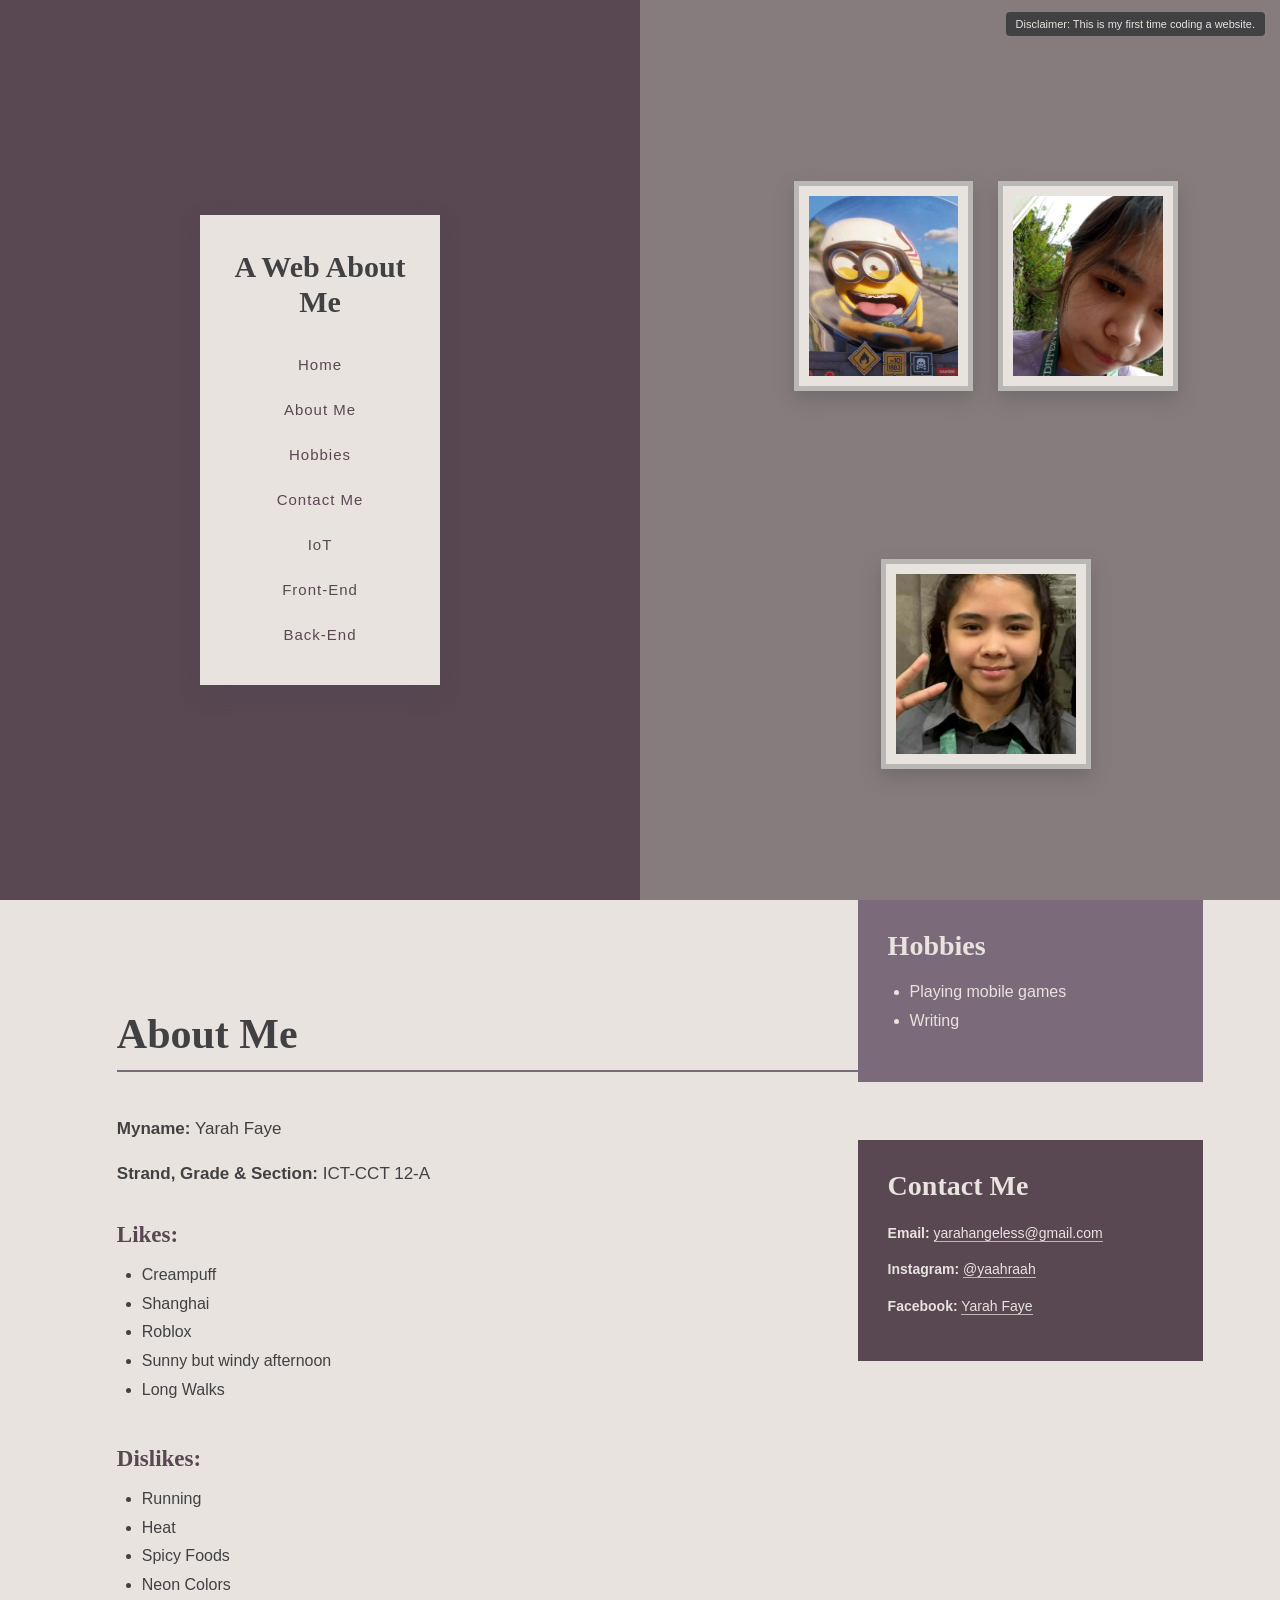
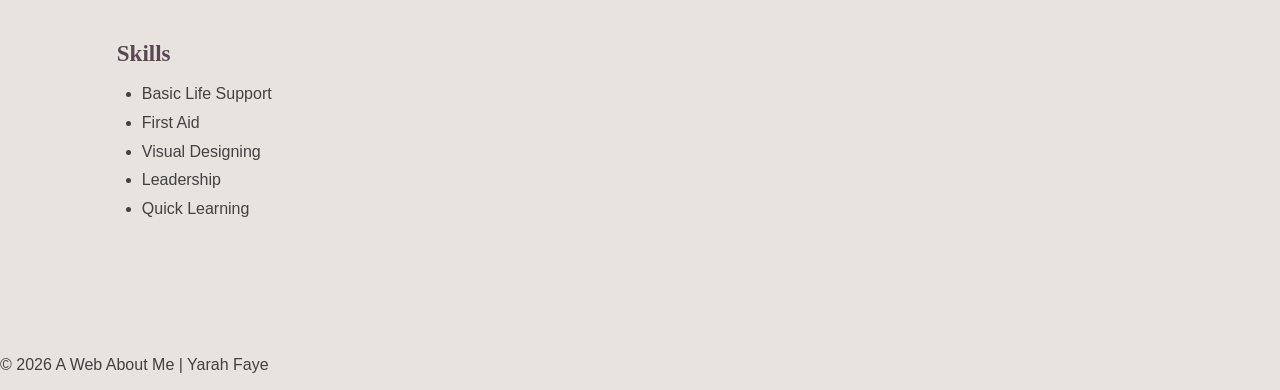
<file: index.html>
<!DOCTYPE html>
<html lang="en">
<head>
    <meta charset="UTF-8">
    <meta name="viewport" content="width=device-width,initial-scale=1.0">
    <title>A Web About Me</title>
    <link rel="stylesheet" href="style.css">
</head>

<body>

    <!-- Disclaimer -->
    <div class="Disclaimer">
        Disclaimer: This is my first time coding a website.
    </div>

    <!-- Navigation Bar -->
    <header>
         <h1>A Web About Me</h1>

          <nav>
              <a href="#home">Home</a>
              <a href="#about">About Me</a>
              <a href="#hobbies">Hobbies</a>
              <a href="#contact">Contact Me</a>
              <a href="iot.html">IoT</a>
              <a href="frontend.html">Front-End</a>
              <a href="backend.html">Back-End</a>
          </nav>
    </header>

    <!-- Home -->
    <section id="home">
        <div class="content">
            <h2>Home</h2>

            <div class="photos">
                <img src="Pictures/otto.jpeg" alt="Photos of Yarah"></img>
                <img src="Pictures/purple.jpeg" alt="Photos of Yarah"></img>
                <img src="Pictures/unifsmile.jpeg" alt="Photos of Yarah"></img>
            </div>
        </div>
    </section>

    <!-- About Me -->
    <section id="about">
        <div class="content">
            <h2>About Me</h2>

            <p><strong>Myname:</strong> Yarah Faye</p>
            <p><strong>Strand, Grade & Section:</strong> ICT-CCT 12-A</p>

            <h3>Likes:</h3>
            <ul>
                <li>Creampuff</li>
                <li>Shanghai</li>
                <li>Roblox</li>
                <li>Sunny but windy afternoon</li>
                <li>Long Walks</li>
            </ul>

            <h3>Dislikes:</h3>
            <ul>
                <li>Running</li>
                <li>Heat</li>
                <li>Spicy Foods</li>
                <li>Neon Colors</li>
            </ul>

            <h3>Skills</h3>
            <ul>
                <li>Basic Life Support</li>
                <li>First Aid</li>
                <li>Visual Designing</li>
                <li>Leadership</li>
                <li>Quick Learning</li>
            </ul>
        </div>
    </section>

    <!-- Hobbies -->
     <section id="hobbies">
        <div class="content">
            <h2>Hobbies</h2>

            <ul>
                <li>Playing mobile games</li>
                <li>Writing</li>
            </ul>
        </div>
     </section>


     <!-- Contact Me-->
     <section id="contact">
        <div class="content">
            <h2>Contact Me</h2>

            <p>
                <strong>Email:</strong>
                <a href="mailto:yarahangeless@gmail.com">
                    yarahangeless@gmail.com 
                </a>
            </p>

            <p>
                <strong>Instagram:</strong>
                <a href="https://www.instagram.com/yaahraah?stkn=MXZoOXpkdDNxYmdlaw==">
                    @yaahraah
                </a>
            </p>

            <p>
                <strong>Facebook:</strong>
                <a href="https://www.facebook.com/share/19EExCopwW/">
                    Yarah Faye
                </a>
            </p>
        </div>
     </section>
</body>
</html>

<footer>
    <p>© 2026 A Web About Me | Yarah Faye</p>
</footer>
</file>
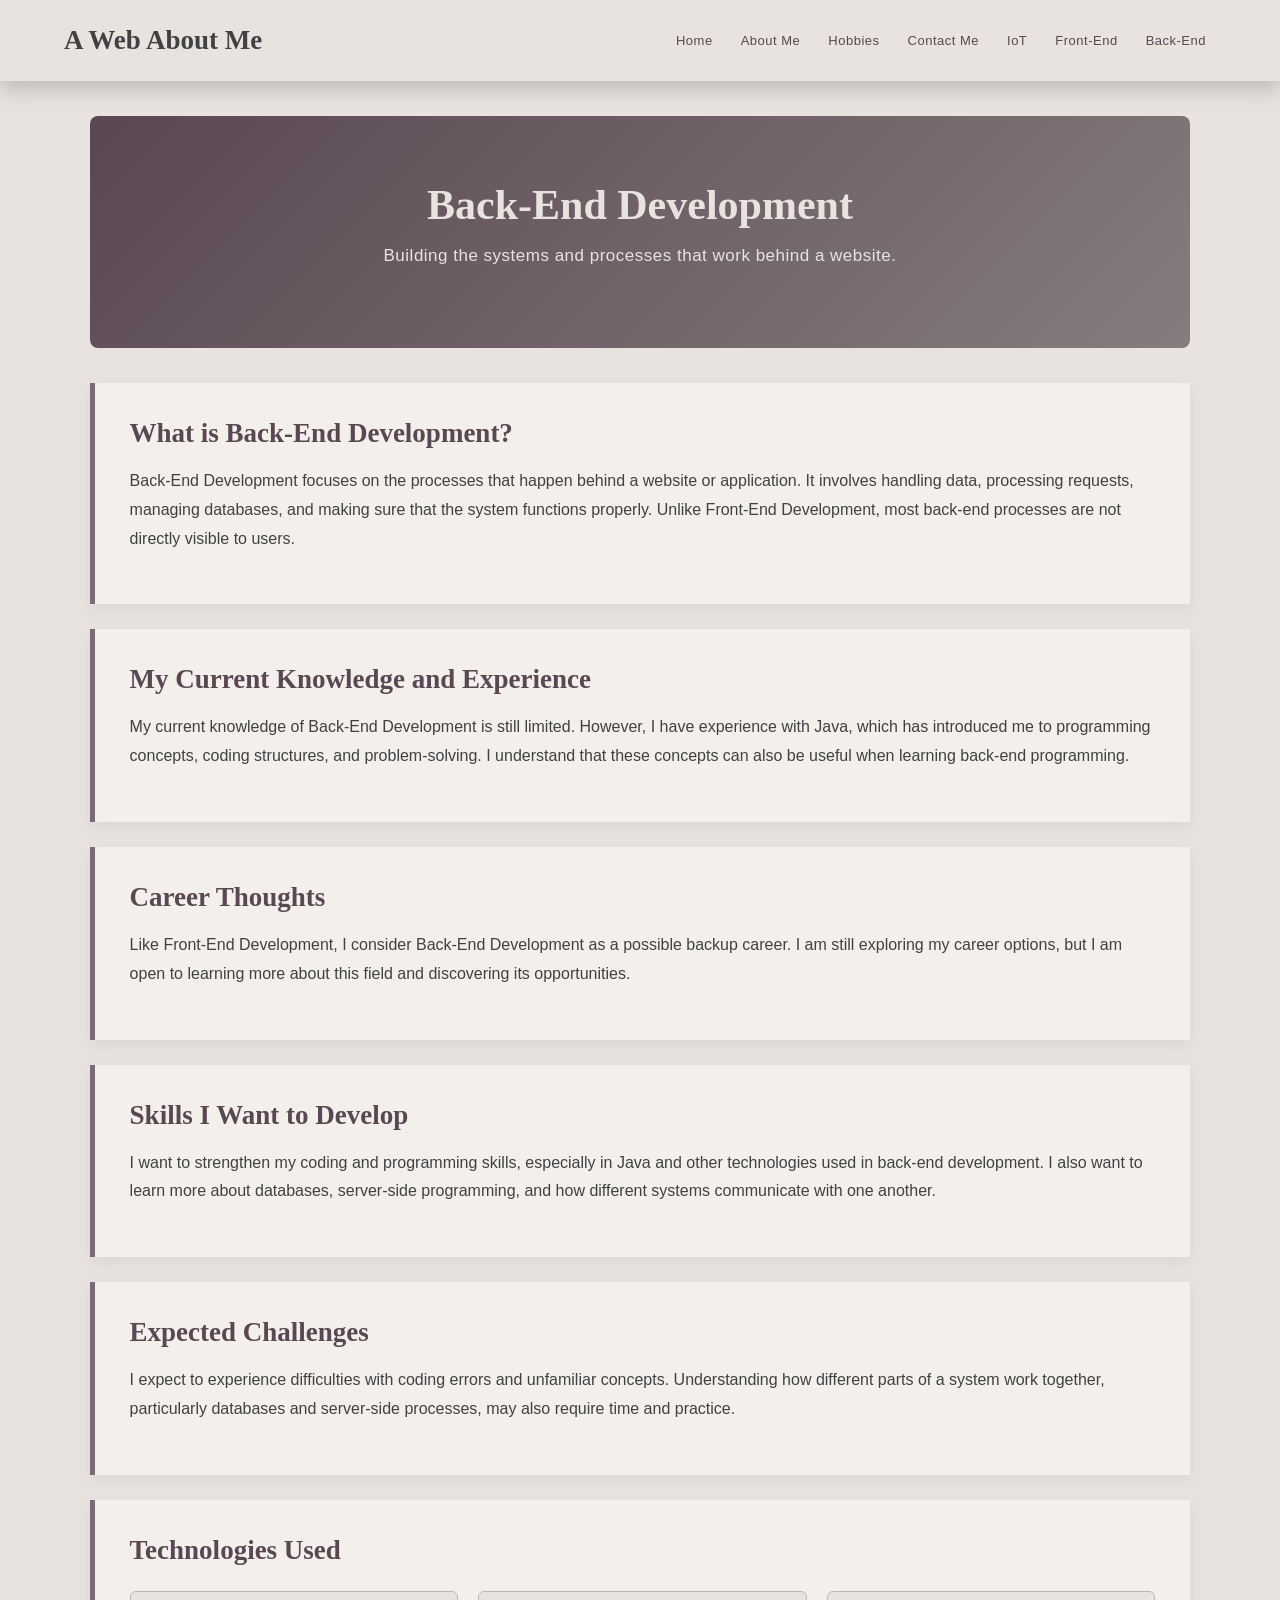
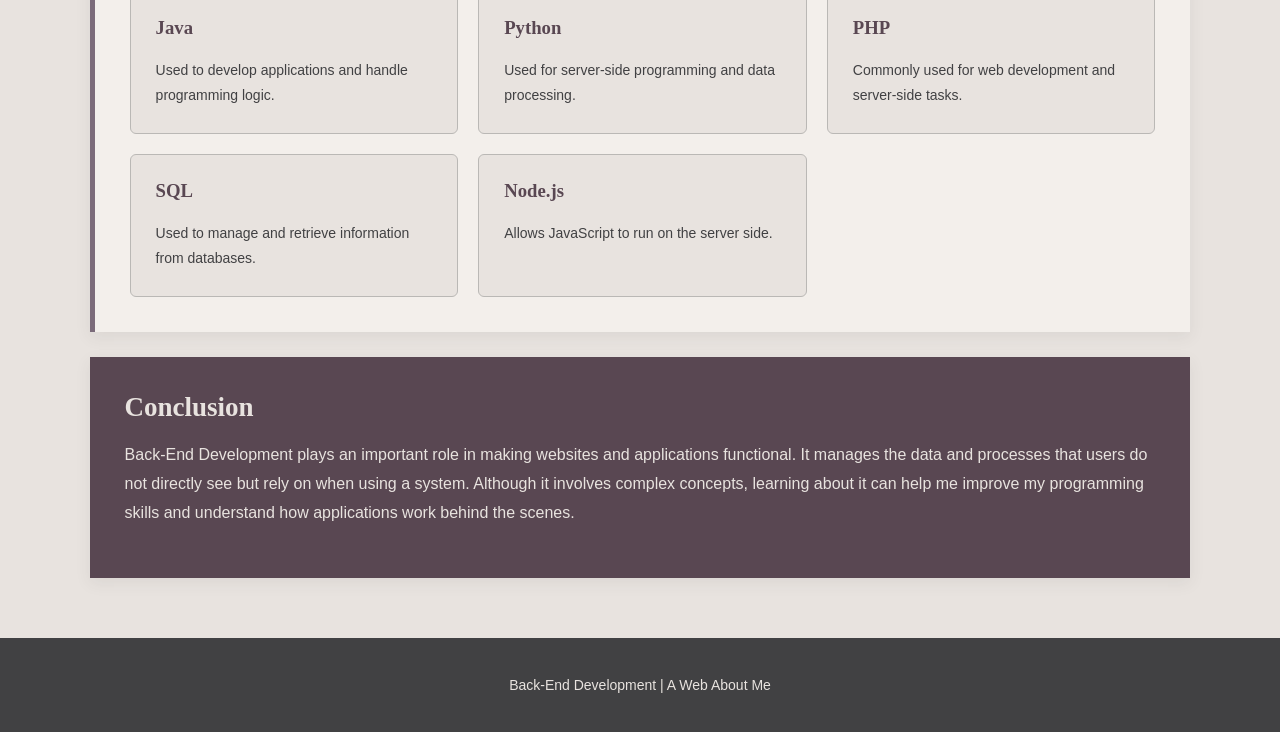
<file: backend.html>
<!DOCTYPE html><html lang="en">
<head>
    <meta charset="UTF-8">
    <meta name="viewport" content="width=device-width, initial-scale=1.0">
    <title>Back-End Development | A Web About Me</title>
    <link rel="stylesheet" href="style.css">
</head><body><!-- Navigation Bar -->
<header>
    <h1>A Web About Me</h1>

    <nav>
        <a href="index.html#home">Home</a>
        <a href="index.html#about">About Me</a>
        <a href="index.html#hobbies">Hobbies</a>
        <a href="index.html#contact">Contact Me</a>
        <a href="iot.html">IoT</a>
        <a href="frontend.html">Front-End</a>
        <a href="backend.html">Back-End</a>
    </nav>
</header>

<main class="development-page">

    <!-- Introduction -->
    <section class="development-intro">
        <h2>Back-End Development</h2>
        <p>
            Building the systems and processes that work
            behind a website.
        </p>
    </section>

    <!-- Understanding -->
    <section class="development-section">
        <h2>What is Back-End Development?</h2>

        <p>
            Back-End Development focuses on the processes
            that happen behind a website or application.
            It involves handling data, processing requests,
            managing databases, and making sure that the
            system functions properly. Unlike Front-End
            Development, most back-end processes are not
            directly visible to users.
        </p>
    </section>

    <!-- Experience -->
    <section class="development-section">
        <h2>My Current Knowledge and Experience</h2>

        <p>
            My current knowledge of Back-End Development
            is still limited. However, I have experience
            with Java, which has introduced me to
            programming concepts, coding structures, and
            problem-solving. I understand that these
            concepts can also be useful when learning
            back-end programming.
        </p>
    </section>

    <!-- Career Thoughts -->
    <section class="development-section">
        <h2>Career Thoughts</h2>

        <p>
            Like Front-End Development, I consider
            Back-End Development as a possible backup
            career. I am still exploring my career options,
            but I am open to learning more about this field
            and discovering its opportunities.
        </p>
    </section>

    <!-- Skills -->
    <section class="development-section">
        <h2>Skills I Want to Develop</h2>

        <p>
            I want to strengthen my coding and programming
            skills, especially in Java and other technologies
            used in back-end development. I also want to
            learn more about databases, server-side
            programming, and how different systems
            communicate with one another.
        </p>
    </section>

    <!-- Challenges -->
    <section class="development-section">
        <h2>Expected Challenges</h2>

        <p>
            I expect to experience difficulties with coding
            errors and unfamiliar concepts. Understanding
            how different parts of a system work together,
            particularly databases and server-side
            processes, may also require time and practice.
        </p>
    </section>

    <!-- Technologies -->
    <section class="development-section">
        <h2>Technologies Used</h2>

        <div class="technology-grid">

            <div class="technology-card">
                <h3>Java</h3>
                <p>
                    Used to develop applications and handle
                    programming logic.
                </p>
            </div>

            <div class="technology-card">
                <h3>Python</h3>
                <p>
                    Used for server-side programming and
                    data processing.
                </p>
            </div>

            <div class="technology-card">
                <h3>PHP</h3>
                <p>
                    Commonly used for web development and
                    server-side tasks.
                </p>
            </div>

            <div class="technology-card">
                <h3>SQL</h3>
                <p>
                    Used to manage and retrieve information
                    from databases.
                </p>
            </div>

            <div class="technology-card">
                <h3>Node.js</h3>
                <p>
                    Allows JavaScript to run on the
                    server side.
                </p>
            </div>

        </div>
    </section>

    <!-- Conclusion -->
    <section class="development-section development-conclusion">
        <h2>Conclusion</h2>

        <p>
            Back-End Development plays an important role
            in making websites and applications functional.
            It manages the data and processes that users do
            not directly see but rely on when using a system.
            Although it involves complex concepts, learning
            about it can help me improve my programming
            skills and understand how applications work
            behind the scenes.
        </p>
    </section>

</main>

<!-- Footer -->
<footer>
    <p>Back-End Development | A Web About Me</p>
</footer>

</body>
</html>
</file>
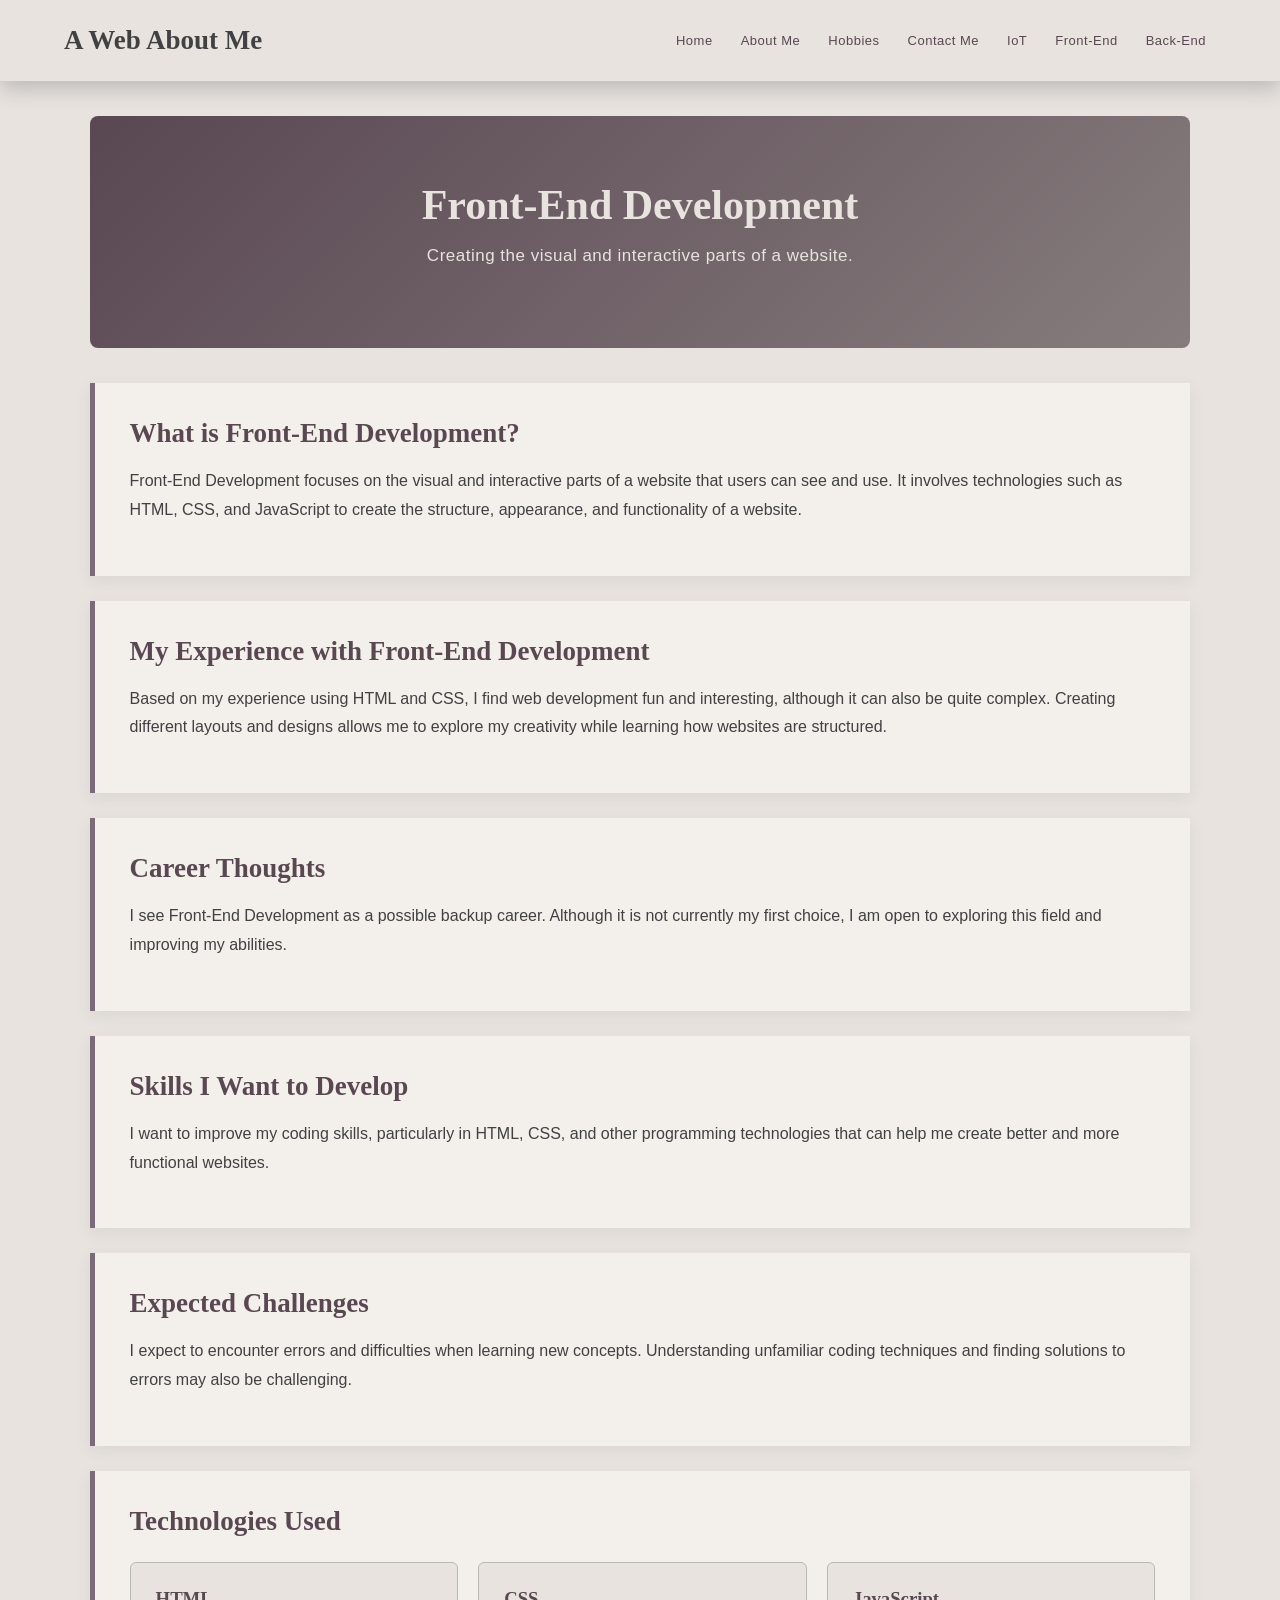
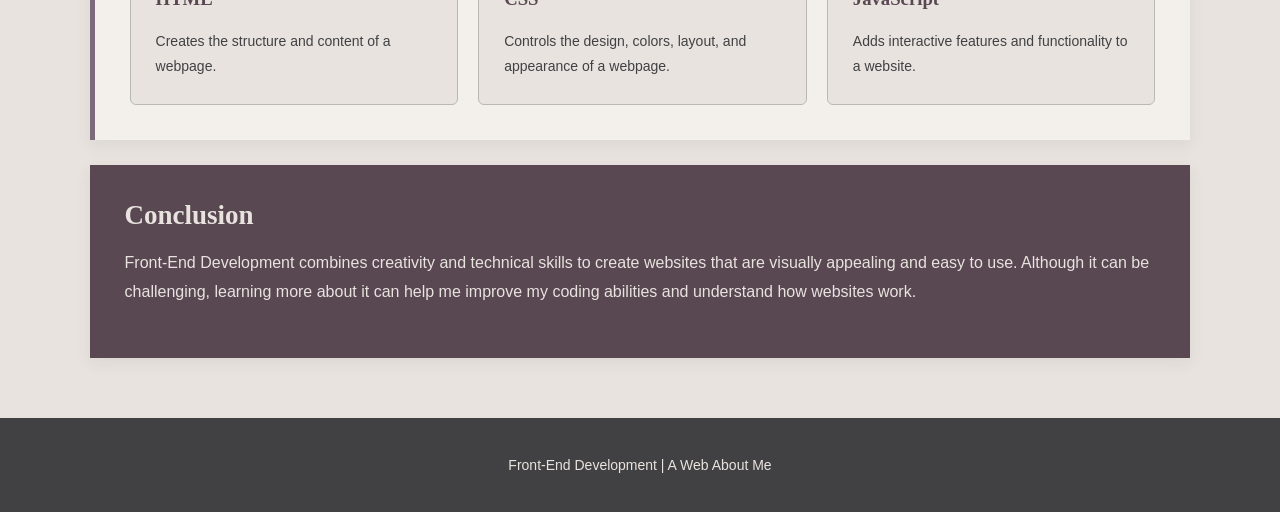
<file: frontend.html>
<!DOCTYPE html><html lang="en">
<head>
    <meta charset="UTF-8">
    <meta name="viewport" content="width=device-width, initial-scale=1.0">
    <title>Front-End Development | A Web About Me</title>
    <link rel="stylesheet" href="style.css">
</head><body><!-- Navigation Bar -->
<header>
    <h1>A Web About Me</h1>

    <nav>
        <a href="index.html#home">Home</a>
        <a href="index.html#about">About Me</a>
        <a href="index.html#hobbies">Hobbies</a>
        <a href="index.html#contact">Contact Me</a>
        <a href="iot.html">IoT</a>
        <a href="frontend.html">Front-End</a>
        <a href="backend.html">Back-End</a>
    </nav>
</header>

<main class="development-page">

    <!-- Introduction -->
    <section class="development-intro">
        <h2>Front-End Development</h2>
        <p>
            Creating the visual and interactive parts of a website.
        </p>
    </section>

    <!-- Understanding -->
    <section class="development-section">
        <h2>What is Front-End Development?</h2>

        <p>
            Front-End Development focuses on the visual and
            interactive parts of a website that users can see
            and use. It involves technologies such as HTML,
            CSS, and JavaScript to create the structure,
            appearance, and functionality of a website.
        </p>
    </section>

    <!-- Experience -->
    <section class="development-section">
        <h2>My Experience with Front-End Development</h2>

        <p>
            Based on my experience using HTML and CSS, I find
            web development fun and interesting, although it
            can also be quite complex. Creating different
            layouts and designs allows me to explore my
            creativity while learning how websites are
            structured.
        </p>
    </section>

    <!-- Career Thoughts -->
    <section class="development-section">
        <h2>Career Thoughts</h2>

        <p>
            I see Front-End Development as a possible backup
            career. Although it is not currently my first
            choice, I am open to exploring this field and
            improving my abilities.
        </p>
    </section>

    <!-- Skills -->
    <section class="development-section">
        <h2>Skills I Want to Develop</h2>

        <p>
            I want to improve my coding skills, particularly
            in HTML, CSS, and other programming technologies
            that can help me create better and more functional
            websites.
        </p>
    </section>

    <!-- Challenges -->
    <section class="development-section">
        <h2>Expected Challenges</h2>

        <p>
            I expect to encounter errors and difficulties
            when learning new concepts. Understanding
            unfamiliar coding techniques and finding
            solutions to errors may also be challenging.
        </p>
    </section>

    <!-- Technologies -->
    <section class="development-section">
        <h2>Technologies Used</h2>

        <div class="technology-grid">

            <div class="technology-card">
                <h3>HTML</h3>
                <p>
                    Creates the structure and content
                    of a webpage.
                </p>
            </div>

            <div class="technology-card">
                <h3>CSS</h3>
                <p>
                    Controls the design, colors, layout,
                    and appearance of a webpage.
                </p>
            </div>

            <div class="technology-card">
                <h3>JavaScript</h3>
                <p>
                    Adds interactive features and
                    functionality to a website.
                </p>
            </div>

        </div>
    </section>

    <!-- Conclusion -->
    <section class="development-section development-conclusion">
        <h2>Conclusion</h2>

        <p>
            Front-End Development combines creativity and
            technical skills to create websites that are
            visually appealing and easy to use. Although
            it can be challenging, learning more about it
            can help me improve my coding abilities and
            understand how websites work.
        </p>
    </section>

</main>

<!-- Footer -->
<footer>
    <p>Front-End Development | A Web About Me</p>
</footer>

</body>
</html>
</file>
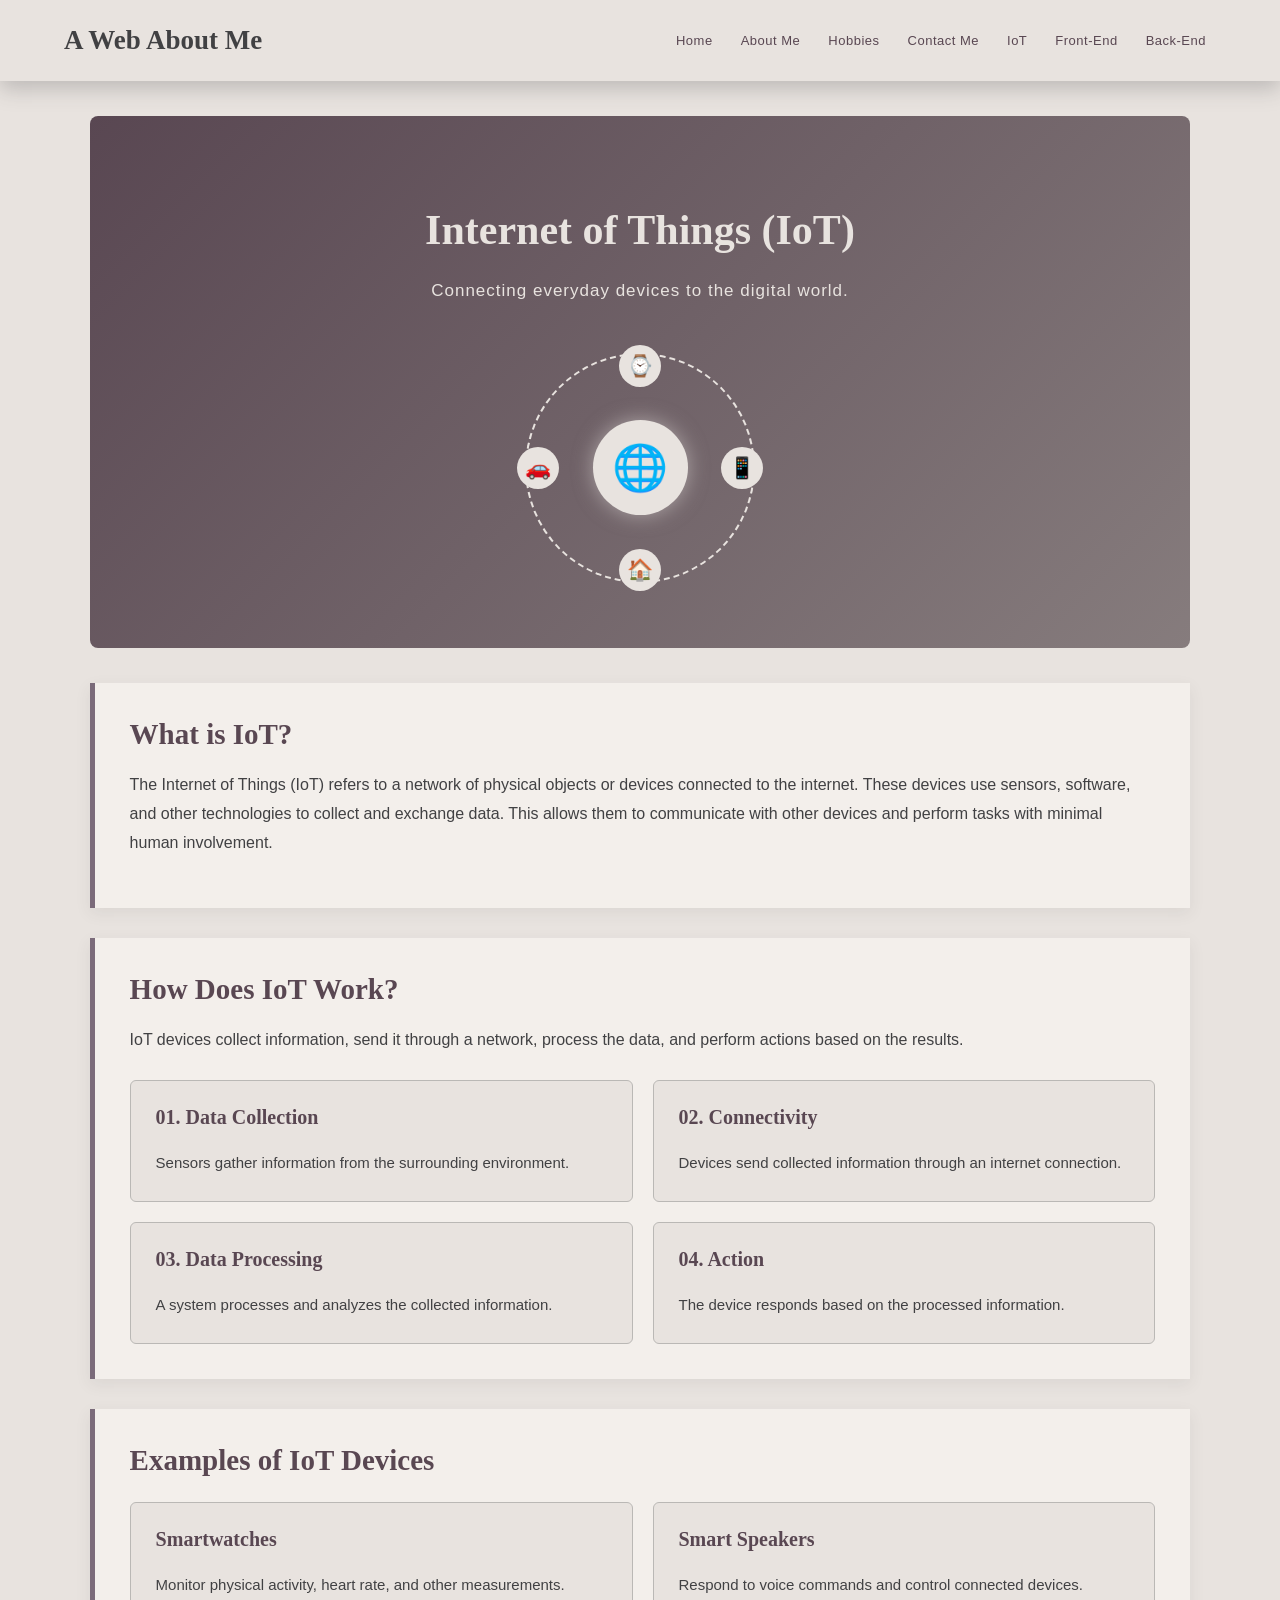
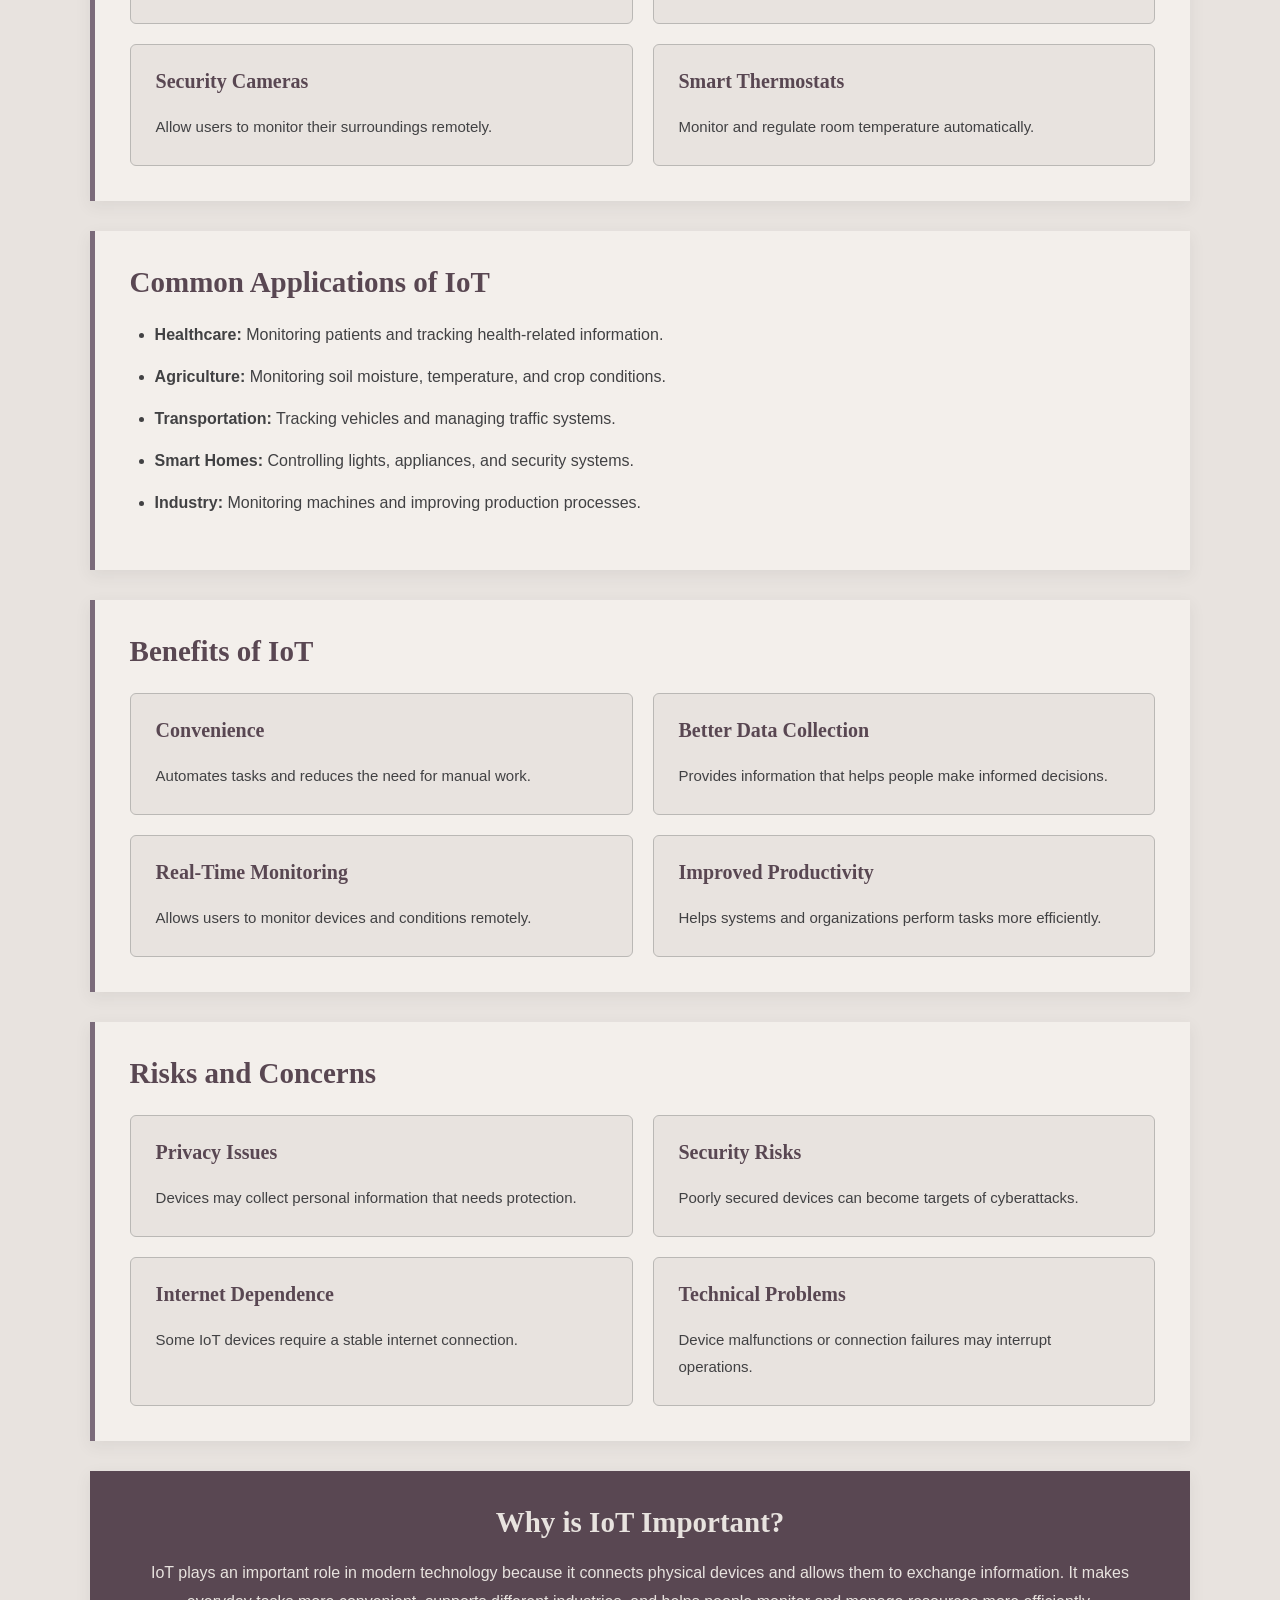
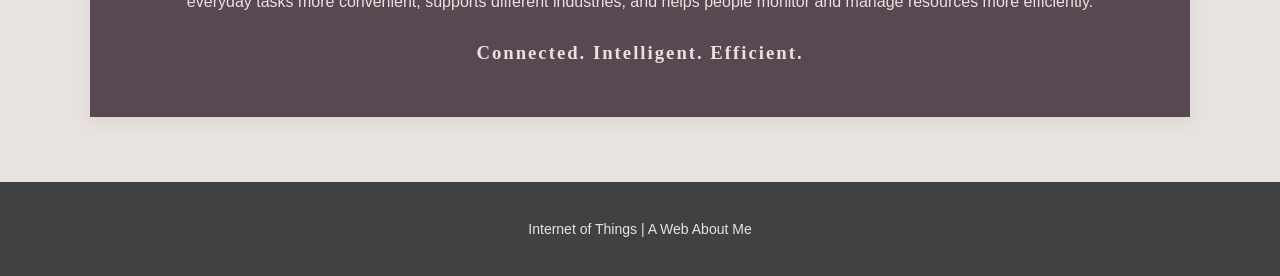
<file: iot.html>
<!DOCTYPE html><html lang="en">
<head>
    <meta charset="UTF-8">
    <meta name="viewport" content="width=device-width, initial-scale=1.0">
    <title>Internet of Things | A Web About Me</title>
    <link rel="stylesheet" href="style.css">
</head><body><!-- Navigation Bar -->
<header>
    <h1>A Web About Me</h1>

    <nav>
        <a href="index.html#home">Home</a>
        <a href="index.html#about">About Me</a>
        <a href="index.html#hobbies">Hobbies</a>
        <a href="index.html#contact">Contact Me</a>
        <a href="iot.html">IoT</a>
        <a href="frontend.html">Front-End</a>
        <a href="backend.html">Back-End</a>
    </nav>
</header>

<!-- IoT Introduction -->
<main class="iot-page">

    <section class="iot-intro">
        <h2>Internet of Things (IoT)</h2>
        <p>
            Connecting everyday devices to the digital world.
        </p>

        <div class="iot-visual">
            <div class="iot-icon">🌐</div>
            <span class="iot-device">⌚</span>
            <span class="iot-device">📱</span>
            <span class="iot-device">🏠</span>
            <span class="iot-device">🚗</span>
        </div>
    </section>

    <!-- Definition -->
    <section class="iot-section" id="definition">
        <h2>What is IoT?</h2>

        <p>
            The Internet of Things (IoT) refers to a network of
            physical objects or devices connected to the internet.
            These devices use sensors, software, and other
            technologies to collect and exchange data. This allows
            them to communicate with other devices and perform
            tasks with minimal human involvement.
        </p>
    </section>

    <!-- How IoT Works -->
    <section class="iot-section" id="how-it-works">
        <h2>How Does IoT Work?</h2>

        <p>
            IoT devices collect information, send it through a
            network, process the data, and perform actions based
            on the results.
        </p>

        <div class="iot-steps">

            <div class="iot-card">
                <h3>01. Data Collection</h3>
                <p>
                    Sensors gather information from the
                    surrounding environment.
                </p>
            </div>

            <div class="iot-card">
                <h3>02. Connectivity</h3>
                <p>
                    Devices send collected information through
                    an internet connection.
                </p>
            </div>

            <div class="iot-card">
                <h3>03. Data Processing</h3>
                <p>
                    A system processes and analyzes the
                    collected information.
                </p>
            </div>

            <div class="iot-card">
                <h3>04. Action</h3>
                <p>
                    The device responds based on the
                    processed information.
                </p>
            </div>

        </div>
    </section>

    <!-- Examples -->
    <section class="iot-section" id="examples">
        <h2>Examples of IoT Devices</h2>

        <div class="iot-grid">

            <div class="iot-card">
                <h3>Smartwatches</h3>
                <p>
                    Monitor physical activity, heart rate,
                    and other measurements.
                </p>
            </div>

            <div class="iot-card">
                <h3>Smart Speakers</h3>
                <p>
                    Respond to voice commands and control
                    connected devices.
                </p>
            </div>

            <div class="iot-card">
                <h3>Security Cameras</h3>
                <p>
                    Allow users to monitor their surroundings
                    remotely.
                </p>
            </div>

            <div class="iot-card">
                <h3>Smart Thermostats</h3>
                <p>
                    Monitor and regulate room temperature
                    automatically.
                </p>
            </div>

        </div>
    </section>

    <!-- Applications -->
    <section class="iot-section" id="applications">
        <h2>Common Applications of IoT</h2>

        <ul>
            <li>
                <strong>Healthcare:</strong>
                Monitoring patients and tracking health-related
                information.
            </li>

            <li>
                <strong>Agriculture:</strong>
                Monitoring soil moisture, temperature, and
                crop conditions.
            </li>

            <li>
                <strong>Transportation:</strong>
                Tracking vehicles and managing traffic systems.
            </li>

            <li>
                <strong>Smart Homes:</strong>
                Controlling lights, appliances, and security
                systems.
            </li>

            <li>
                <strong>Industry:</strong>
                Monitoring machines and improving production
                processes.
            </li>
        </ul>
    </section>

    <!-- Benefits and Concerns -->
    <section class="iot-section" id="benefits">
        <h2>Benefits of IoT</h2>

        <div class="iot-grid">

            <div class="iot-card">
                <h3>Convenience</h3>
                <p>
                    Automates tasks and reduces the need
                    for manual work.
                </p>
            </div>

            <div class="iot-card">
                <h3>Better Data Collection</h3>
                <p>
                    Provides information that helps people
                    make informed decisions.
                </p>
            </div>

            <div class="iot-card">
                <h3>Real-Time Monitoring</h3>
                <p>
                    Allows users to monitor devices and
                    conditions remotely.
                </p>
            </div>

            <div class="iot-card">
                <h3>Improved Productivity</h3>
                <p>
                    Helps systems and organizations perform
                    tasks more efficiently.
                </p>
            </div>

        </div>
    </section>

    <section class="iot-section" id="concerns">
        <h2>Risks and Concerns</h2>

        <div class="iot-grid">

            <div class="iot-card">
                <h3>Privacy Issues</h3>
                <p>
                    Devices may collect personal information
                    that needs protection.
                </p>
            </div>

            <div class="iot-card">
                <h3>Security Risks</h3>
                <p>
                    Poorly secured devices can become
                    targets of cyberattacks.
                </p>
            </div>

            <div class="iot-card">
                <h3>Internet Dependence</h3>
                <p>
                    Some IoT devices require a stable
                    internet connection.
                </p>
            </div>

            <div class="iot-card">
                <h3>Technical Problems</h3>
                <p>
                    Device malfunctions or connection
                    failures may interrupt operations.
                </p>
            </div>

        </div>
    </section>

    <!-- Conclusion -->
    <section class="iot-section iot-conclusion">
        <h2>Why is IoT Important?</h2>

        <p>
            IoT plays an important role in modern technology
            because it connects physical devices and allows
            them to exchange information. It makes everyday
            tasks more convenient, supports different industries,
            and helps people monitor and manage resources
            more efficiently.
        </p>

        <h3>Connected. Intelligent. Efficient.</h3>
    </section>

</main>

<!-- Footer -->
<footer>
    <p>Internet of Things | A Web About Me</p>
</footer>

</body>
</html>
</file>
<file: style.css>
/* =========================
   GENERAL
========================= */

html {
    scroll-behavior: smooth;
}

* {
    box-sizing: border-box;
}

body {
    margin: 0;
    font-family: "Trebuchet MS", Arial, sans-serif;
    background-color: #e8e3df;
    color: #414143;
}


/* =========================
   DISCLAIMER
========================= */

.disclaimer {
    position: fixed;

    top: 12px;
    right: 15px;

    z-index: 1000;

    font-size: 11px;

    color: #e8e3df;
    background-color: #414143;

    padding: 6px 10px;

    border-radius: 4px;
}


/* =========================
   HOME
========================= */

#home {
    width: 100%;
    height: 100vh;
    min-height: 100vh;

    position: relative;

    padding: 0;

    background:
        linear-gradient(
            to right,
            #594752 0%,
            #594752 50%,
            #867c7d 50%,
            #867c7d 100%
        );
}

#home .content {
    width: 100%;
    height: 100vh;

    max-width: none;

    padding: 0;

    position: relative;

    background: transparent;

    box-shadow: none;
    border-radius: 0;
}


/* Hide old Home heading */

#home .content h2 {
    display: none;
}


/* =========================
   HEADER / NAVIGATION
========================= */

header {
    position: absolute;

    top: 50%;
    left: 25%;

    transform: translate(-50%, -50%);

    width: 240px;

    padding: 35px 25px;

    background-color: #e8e3df;

    color: #414143;

    text-align: center;

    z-index: 50;

    box-shadow:
        0 8px 20px rgba(65, 65, 67, 0.25);
}

header h1 {
    margin: 0 0 30px;

    font-family: Georgia, serif;

    font-size: 30px;

    line-height: 1.15;
}

nav {
    display: flex;

    flex-direction: column;

    gap: 14px;
}

nav a {
    color: #594752;

    text-decoration: none;

    font-size: 15px;

    letter-spacing: 1px;

    padding: 7px 10px;

    transition: 0.3s ease;
}

nav a:hover {
    background-color: #7b6b7a;

    color: #e8e3df;
}


/* =========================
   HOME PHOTOS
========================= */

.photos {
    position: absolute;

    top: 0;
    right: 0;

    width: 50%;
    height: 100%;

    padding: 110px 8% 60px 12%;

    display: grid;

    grid-template-columns: 1fr 1fr;

    grid-template-rows: 1fr 1fr;

    gap: 25px;

    align-items: center;

    justify-items: center;
}

.photos img {
    width: 100%;
    max-width: 210px;

    height: 210px;

    object-fit: cover;

    padding: 10px;

    background-color: #e8e3df;

    border: 5px solid #bab8b5;

    box-shadow:
        0 8px 18px rgba(65, 65, 67, 0.3);

    transition: transform 0.3s ease;
}

.photos img:hover {
    transform: translateY(-5px) rotate(1deg);
}

.photos img:nth-child(3) {
    grid-column: 1 / 3;
}


/* =========================
   ABOUT ME
========================= */

#about {
    min-height: 100vh;

    padding: 70px 6% 60px;

    background-color: #e8e3df;
}

#about .content {
    width: 100%;

    padding: 40px;

    display: grid;

    grid-template-columns: 7fr 3fr;

    column-gap: 35px;

    background-color: transparent;

    box-shadow: none;
    border-radius: 0;

    text-align: left;
}

#about .content h2 {
    grid-column: 1 / 3;

    margin: 0 0 35px;

    padding-bottom: 12px;

    font-family: Georgia, serif;

    font-size: 42px;

    color: #414143;

    border-bottom: 2px solid #7b6b7a;
}

#about .content p,
#about .content h3,
#about .content ul {
    grid-column: 1;
}

#about .content p {
    margin: 8px 0;

    font-size: 17px;

    line-height: 1.7;
}

#about .content h3 {
    margin-top: 25px;
    margin-bottom: 8px;

    font-family: Georgia, serif;

    font-size: 23px;

    color: #594752;
}

#about .content ul {
    margin-top: 5px;

    padding-left: 25px;

    line-height: 1.8;
}


/* =========================
   HOBBIES
========================= */

#hobbies {
    position: absolute;

    top: 100vh;
    right: 6%;

    width: 27%;

    background-color: #7b6b7a;

    color: #e8e3df;
}

#hobbies .content {
    width: 100%;

    padding: 30px;

    background: transparent;

    box-shadow: none;
    border-radius: 0;

    text-align: left;
}

#hobbies .content h2 {
    margin: 0 0 15px;

    font-family: Georgia, serif;

    font-size: 28px;

    color: #e8e3df;
}

#hobbies ul {
    padding-left: 22px;

    line-height: 1.8;
}


/* =========================
   CONTACT
========================= */

#contact {
    position: absolute;

    top: calc(100vh + 240px);
    right: 6%;

    width: 27%;

    background-color: #594752;

    color: #e8e3df;
}

#contact .content {
    width: 100%;

    padding: 30px;

    background: transparent;

    box-shadow: none;
    border-radius: 0;

    text-align: left;
}

#contact .content h2 {
    margin: 0 0 20px;

    font-family: Georgia, serif;

    font-size: 28px;

    color: #e8e3df;
}

#contact p {
    font-size: 14px;

    line-height: 1.6;
}

#contact a {
    color: #e8e3df;

    text-decoration: none;

    border-bottom: 1px solid #bab8b5;
}

#contact a:hover {
    color: #bab8b5;
}


/* =========================================================
   MOBILE
========================================================= */

@media (max-width: 800px) {

    /* =====================================================
       FIRST PAGE
    ===================================================== */

    #home {
        width: 100%;

        height: 100vh;
        min-height: 100vh;

        position: relative;

        background:
            linear-gradient(
                to bottom,
                #594752 0,
                #594752 50vh,
                #867c7d 50vh,
                #867c7d 100vh
            );

        overflow: hidden;
    }

    #home .content {
        width: 100%;

        height: 100vh;

        position: relative;
    }


    /* =====================================================
       MOBILE HEADER
       TOP HALF ONLY
    ===================================================== */

    header {
        position: absolute;

        top: 0;
        left: 0;

        width: 100%;
        height: 50vh;

        padding: 20px;

        margin: 0;

        transform: none;

        background: transparent;

        box-shadow: none;

        display: flex;

        flex-direction: column;

        justify-content: center;

        align-items: center;

        z-index: 40;
    }


    /* =====================================================
       TITLE
       ONLY ELEMENT ALLOWED TO CROSS THE CENTER
    ===================================================== */

    header h1 {
        position: absolute;

        left: 50%;

        bottom: -32px;

        transform: translateX(-50%);

        width: 78%;

        margin: 0;

        padding: 13px 12px;

        background-color: #e8e3df;

        color: #414143;

        font-family: Georgia, serif;

        font-size: 23px;

        line-height: 1.15;

        text-align: center;

        box-shadow:
            0 6px 15px rgba(65, 65, 67, 0.3);

        z-index: 100;
    }


    /* =====================================================
       MOBILE NAVIGATION
    ===================================================== */

    nav {
        width: 100%;

        display: flex;

        flex-direction: row;

        justify-content: center;

        align-items: center;

        flex-wrap: wrap;

        gap: 8px;
    }

    nav a {
        color: #e8e3df;

        font-size: 13px;

        letter-spacing: 0.4px;

        padding: 7px 8px;

        text-decoration: none;
    }


    /* =====================================================
       MOBILE PHOTOS
       BOTTOM HALF ONLY
    ===================================================== */

    #home .photos {
        position: absolute !important;

        top: 50vh !important;
        left: 0 !important;
        right: auto !important;
        bottom: auto !important;

        width: 100% !important;
        height: 50vh !important;

        padding: 15px 15px 10px !important;

        margin: 0 !important;

        display: grid !important;

        grid-template-columns: 1fr 1fr !important;

        grid-template-rows: 1fr 1fr !important;

        gap: 0 !important;

        align-items: center !important;

        justify-items: center !important;

        z-index: 10 !important;
    }

    #home .photos img {
        width: 125px !important;

        height: 125px !important;

        max-width: none !important;

        padding: 7px !important;

        object-fit: cover;

        background-color: #e8e3df;

        border: 4px solid #bab8b5;

        box-shadow:
            0 7px 15px rgba(65, 65, 67, 0.35);

        position: relative;
    }


    /* First photo */

    #home .photos img:nth-child(1) {
        grid-column: 1;

        grid-row: 1;

        transform:
            translate(12px, 7px)
            rotate(-5deg);

        z-index: 11;
    }


    /* Second photo */

    #home .photos img:nth-child(2) {
        grid-column: 2;

        grid-row: 1;

        transform:
            translate(-12px, 7px)
            rotate(5deg);

        z-index: 12;
    }


    /* Third photo */

    #home .photos img:nth-child(3) {
        grid-column: 1 / 3;

        grid-row: 2;

        transform:
            translateY(-12px)
            rotate(-2deg);

        z-index: 13;
    }


    /* =====================================================
       DISCLAIMER
    ===================================================== */

    .disclaimer {
        top: 7px;
        right: 7px;

        font-size: 9px;

        padding: 5px 7px;

        z-index: 200;
    }


    /* =====================================================
       SECOND PAGE
    ===================================================== */

    #about {
        min-height: auto;

        padding: 45px 20px 30px;

        background-color: #e8e3df;
    }

    #about .content {
        display: block;

        padding: 15px;

        text-align: left;
    }

    #about .content h2 {
        margin-bottom: 25px;

        font-size: 34px;
    }

    #about .content p {
        font-size: 15px;
    }

    #about .content h3 {
        font-size: 21px;
    }


    /* =====================================================
       MOBILE HOBBIES
    ===================================================== */

    #hobbies {
        position: static;

        width: 100%;

        margin: 0;

        background-color: #7b6b7a;
    }

    #hobbies .content {
        padding: 28px;
    }


    /* =====================================================
       MOBILE CONTACT
    ===================================================== */

    #contact {
        position: static;

        width: 100%;

        margin: 0;

        background-color: #594752;
    }

    #contact .content {
        padding: 28px;
    }
}

/* =========================================================
   NEW PAGES - SHARED HEADER AND NAVIGATION
========================================================= */

body:has(.iot-page) header,
body:has(.development-page) header {
    position: relative;
    top: auto;
    left: auto;
    transform: none;
    width: 100%;
    padding: 25px 5%;
    display: flex;
    justify-content: space-between;
    align-items: center;
    gap: 25px;
    background-color: #e8e3df;
}

body:has(.iot-page) header h1,
body:has(.development-page) header h1 {
    margin: 0;
    font-size: 27px;
}

body:has(.iot-page) nav,
body:has(.development-page) nav {
    display: flex;
    flex-direction: row;
    justify-content: center;
    flex-wrap: wrap;
    gap: 8px;
}

body:has(.iot-page) nav a,
body:has(.development-page) nav a {
    color: #594752;
    font-size: 13px;
    letter-spacing: 0.5px;
}

body:has(.iot-page) nav a:hover,
body:has(.development-page) nav a:hover {
    background-color: #7b6b7a;
    color: #e8e3df;
}


/* =========================================================
   IOT PAGE
========================================================= */

.iot-page {
    width: 100%;
    padding: 35px 7%;
}

.iot-intro {
    min-height: 400px;
    padding: 55px 30px;
    margin-bottom: 35px;
    background: linear-gradient(135deg, #594752, #867c7d);
    color: #e8e3df;
    text-align: center;
    display: flex;
    flex-direction: column;
    justify-content: center;
    align-items: center;
    border-radius: 8px;
    overflow: hidden;
}

.iot-intro h2 {
    font-family: Georgia, serif;
    font-size: 42px;
    margin-bottom: 10px;
}

.iot-intro p {
    font-size: 17px;
    letter-spacing: 1px;
}

/* IoT Central Illustration */

.iot-visual {
    width: 230px;
    height: 230px;
    position: relative;
    margin: 35px auto 10px;
    display: flex;
    justify-content: center;
    align-items: center;
    border: 2px dashed #e8e3df;
    border-radius: 50%;
    animation: signal 3s infinite ease-in-out;
}

.iot-icon {
    width: 95px;
    height: 95px;
    display: flex;
    justify-content: center;
    align-items: center;
    background-color: #e8e3df;
    color: #594752;
    border-radius: 50%;
    font-size: 45px;
    box-shadow: 0 0 20px rgba(232, 227, 223, 0.5);
}

.iot-device {
    position: absolute;
    width: 42px;
    height: 42px;
    display: flex;
    justify-content: center;
    align-items: center;
    background-color: #e8e3df;
    border-radius: 50%;
    font-size: 21px;
}

.iot-device:nth-child(2) {
    top: -10px;
    left: 50%;
    transform: translateX(-50%);
}

.iot-device:nth-child(3) {
    right: -10px;
    top: 50%;
    transform: translateY(-50%);
}

.iot-device:nth-child(4) {
    bottom: -10px;
    left: 50%;
    transform: translateX(-50%);
}

.iot-device:nth-child(5) {
    left: -10px;
    top: 50%;
    transform: translateY(-50%);
}

/* IoT Animation */

@keyframes signal {
    0%, 100% {
        box-shadow: 0 0 0 rgba(232, 227, 223, 0);
    }

    50% {
        box-shadow: 0 0 25px rgba(232, 227, 223, 0.45);
    }
}


/* =========================================================
   IOT CONTENT SECTIONS
========================================================= */

.iot-section {
    padding: 35px;
    margin-bottom: 30px;
    background-color: #f3efeb;
    border-left: 5px solid #7b6b7a;
    box-shadow: 0 5px 15px rgba(65, 65, 67, 0.08);
}

.iot-section h2 {
    margin-top: 0;
    margin-bottom: 20px;
    font-family: Georgia, serif;
    font-size: 29px;
    color: #594752;
}

.iot-section p {
    font-size: 16px;
    line-height: 1.8;
}

.iot-section ul {
    padding-left: 25px;
    line-height: 2;
}

.iot-section li {
    margin-bottom: 10px;
}

.iot-steps,
.iot-grid {
    display: grid;
    grid-template-columns: repeat(2, 1fr);
    gap: 20px;
    margin-top: 25px;
}

.iot-card {
    padding: 25px;
    background-color: #e8e3df;
    border: 1px solid #bab8b5;
    border-radius: 6px;
    transition: transform 0.3s ease, box-shadow 0.3s ease;
}

.iot-card:hover {
    transform: translateY(-5px);
    box-shadow: 0 8px 16px rgba(65, 65, 67, 0.15);
}

.iot-card h3 {
    margin-top: 0;
    color: #594752;
    font-family: Georgia, serif;
    font-size: 20px;
}

.iot-card p {
    margin-bottom: 0;
    font-size: 15px;
}

.iot-conclusion {
    text-align: center;
    background-color: #594752;
    color: #e8e3df;
    border: none;
}

.iot-conclusion h2,
.iot-conclusion h3 {
    color: #e8e3df;
}

.iot-conclusion h3 {
    margin-top: 25px;
    font-family: Georgia, serif;
    letter-spacing: 2px;
}


/* =========================================================
   FRONT-END AND BACK-END PAGES
========================================================= */

.development-page {
    width: 100%;
    padding: 35px 7%;
}

.development-intro {
    padding: 65px 30px;
    margin-bottom: 35px;
    background: linear-gradient(135deg, #594752, #867c7d);
    color: #e8e3df;
    text-align: center;
    border-radius: 8px;
}

.development-intro h2 {
    margin: 0 0 15px;
    font-family: Georgia, serif;
    font-size: 42px;
}

.development-intro p {
    font-size: 17px;
    letter-spacing: 0.5px;
}

.development-section {
    padding: 35px;
    margin-bottom: 25px;
    background-color: #f3efeb;
    border-left: 5px solid #7b6b7a;
    box-shadow: 0 5px 15px rgba(65, 65, 67, 0.08);
}

.development-section h2 {
    margin-top: 0;
    margin-bottom: 18px;
    font-family: Georgia, serif;
    font-size: 27px;
    color: #594752;
}

.development-section p {
    font-size: 16px;
    line-height: 1.8;
}

.technology-grid {
    display: grid;
    grid-template-columns: repeat(3, 1fr);
    gap: 20px;
    margin-top: 25px;
}

.technology-card {
    padding: 25px;
    background-color: #e8e3df;
    border: 1px solid #bab8b5;
    border-radius: 6px;
    transition: transform 0.3s ease, box-shadow 0.3s ease;
}

.technology-card:hover {
    transform: translateY(-5px);
    box-shadow: 0 8px 16px rgba(65, 65, 67, 0.15);
}

.technology-card h3 {
    margin-top: 0;
    color: #594752;
    font-family: Georgia, serif;
}

.technology-card p {
    margin-bottom: 0;
    font-size: 14px;
}

.development-conclusion {
    background-color: #594752;
    color: #e8e3df;
    border: none;
}

.development-conclusion h2 {
    color: #e8e3df;
}


/* =========================================================
   SHARED FOOTER
========================================================= */

body:has(.iot-page) footer,
body:has(.development-page) footer {
    padding: 25px;
    background-color: #414143;
    color: #e8e3df;
    text-align: center;
    font-size: 14px;
}


/* =========================================================
   DISCLAIMER CLASS FIX
========================================================= */

.Disclaimer {
    position: fixed;
    top: 12px;
    right: 15px;
    z-index: 1000;
    font-size: 11px;
    color: #e8e3df;
    background-color: #414143;
    padding: 6px 10px;
    border-radius: 4px;
}


/* =========================================================
   RESPONSIVE DESIGN - NEW PAGES
========================================================= */

@media (max-width: 800px) {

    body:has(.iot-page) header,
    body:has(.development-page) header {
        position: relative;
        width: 100%;
        height: auto;
        padding: 25px 15px;
        display: flex;
        flex-direction: column;
        justify-content: center;
        align-items: center;
        background-color: #e8e3df;
    }

    body:has(.iot-page) header h1,
    body:has(.development-page) header h1 {
        position: static;
        width: auto;
        padding: 0;
        margin: 0 0 20px;
        transform: none;
        background: transparent;
        box-shadow: none;
        font-size: 26px;
    }

    body:has(.iot-page) nav,
    body:has(.development-page) nav {
        width: 100%;
        display: flex;
        flex-direction: row;
        justify-content: center;
        flex-wrap: wrap;
        gap: 5px;
    }

    body:has(.iot-page) nav a,
    body:has(.development-page) nav a {
        color: #594752;
        font-size: 12px;
        padding: 7px;
    }

    .iot-page,
    .development-page {
        padding: 20px 15px;
    }

    .iot-intro {
        min-height: 350px;
        padding: 35px 15px;
    }

    .iot-intro h2,
    .development-intro h2 {
        font-size: 30px;
    }

    .iot-section,
    .development-section {
        padding: 25px 20px;
    }

    .iot-section h2,
    .development-section h2 {
        font-size: 24px;
    }

    .iot-steps,
    .iot-grid,
    .technology-grid {
        grid-template-columns: 1fr;
    }

    .iot-visual {
        width: 190px;
        height: 190px;
    }

    .iot-icon {
        width: 75px;
        height: 75px;
        font-size: 35px;
    }

    .iot-device {
        width: 36px;
        height: 36px;
        font-size: 18px;
    }
}

/* TABLET LAYOUT FIX */
@media (min-width: 801px) and (max-width: 1100px) {

    body:has(.iot-page) header,
    body:has(.development-page) header {
        position: relative;
        width: 100%;
        padding: 20px 25px;
        display: flex;
        flex-direction: column;
        align-items: center;
        gap: 15px;
    }

    body:has(.iot-page) nav,
    body:has(.development-page) nav {
        display: flex;
        flex-wrap: wrap;
        justify-content: center;
        gap: 10px 18px;
        width: 100%;
    }

    body:has(.iot-page) nav a,
    body:has(.development-page) nav a {
        display: inline-block;
        padding: 8px 10px;
        white-space: nowrap;
    }

    .iot-page,
    .development-page {
        width: 100%;
        padding: 25px;
    }

    .iot-grid,
    .technology-grid {
        grid-template-columns: repeat(2, minmax(0, 1fr));
    }

    .iot-steps {
        grid-template-columns: repeat(2, minmax(0, 1fr));
    }
}
</file>
